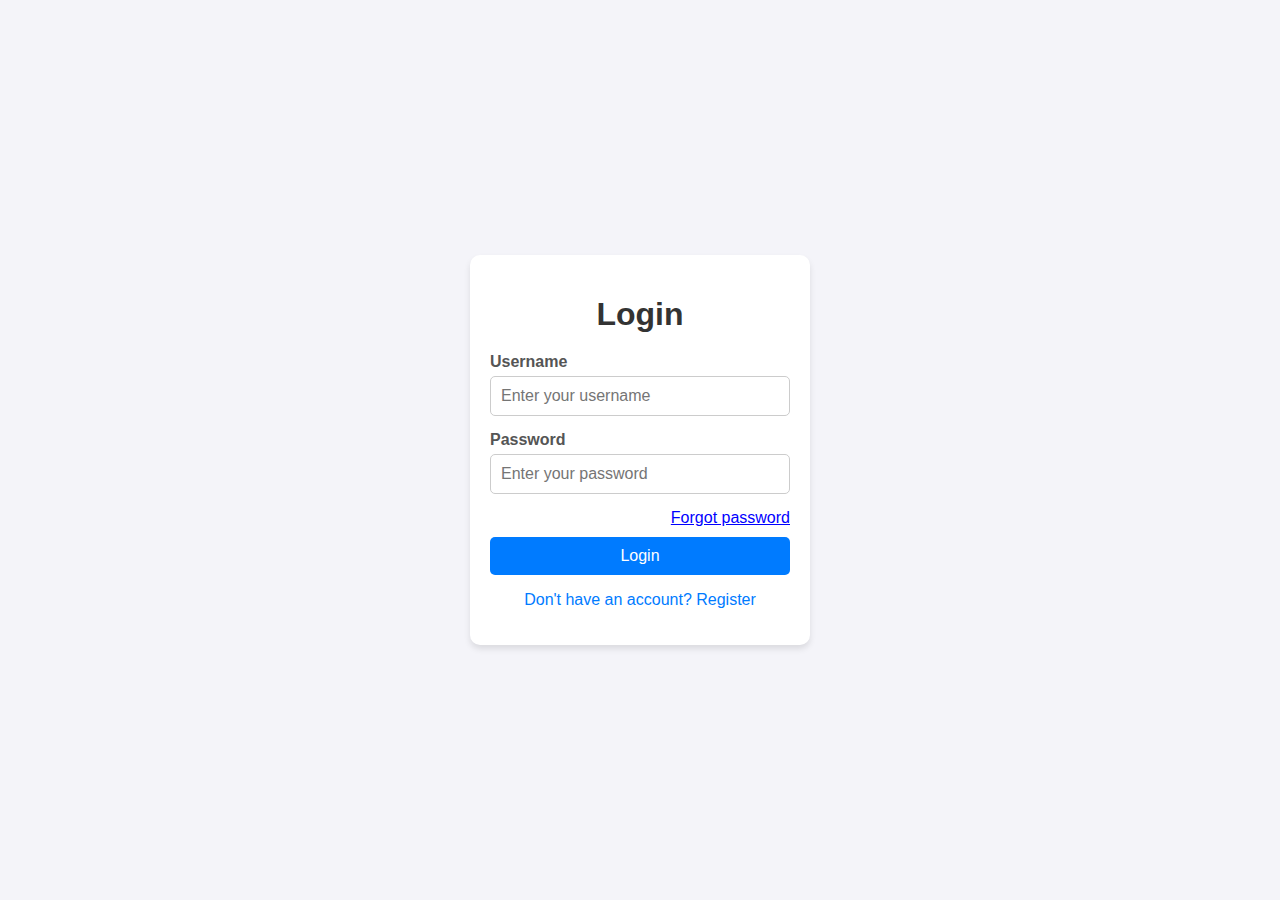
<file: index.html>
<!DOCTYPE html>
<html lang="en">
<head>
    <meta charset="UTF-8">
    <meta name="viewport" content="width=device-width, initial-scale=1.0">
    <title>Login</title>
    <link rel="stylesheet" href="styles.css">
</head>
<body>
    <div class="login-container">

        <h1>Login</h1>
        <form method="post" action="login.php">
            <label for="username">Username</label>
            <input type="text" id="username" name="username" placeholder="Enter your username" required>

            <label for="password">Password</label>
            <input type="password" id="password" name="password" placeholder="Enter your password" required>

            <a href="forgot_password.html">Forgot password</a>

            <button type="submit" name="login">Login</button>
        </form>
        <div class="register-link">
            <p>Don't have an account? <a href="register.html">Register</a></p>
        </div>
    </div>
</body>
</html>
</file>
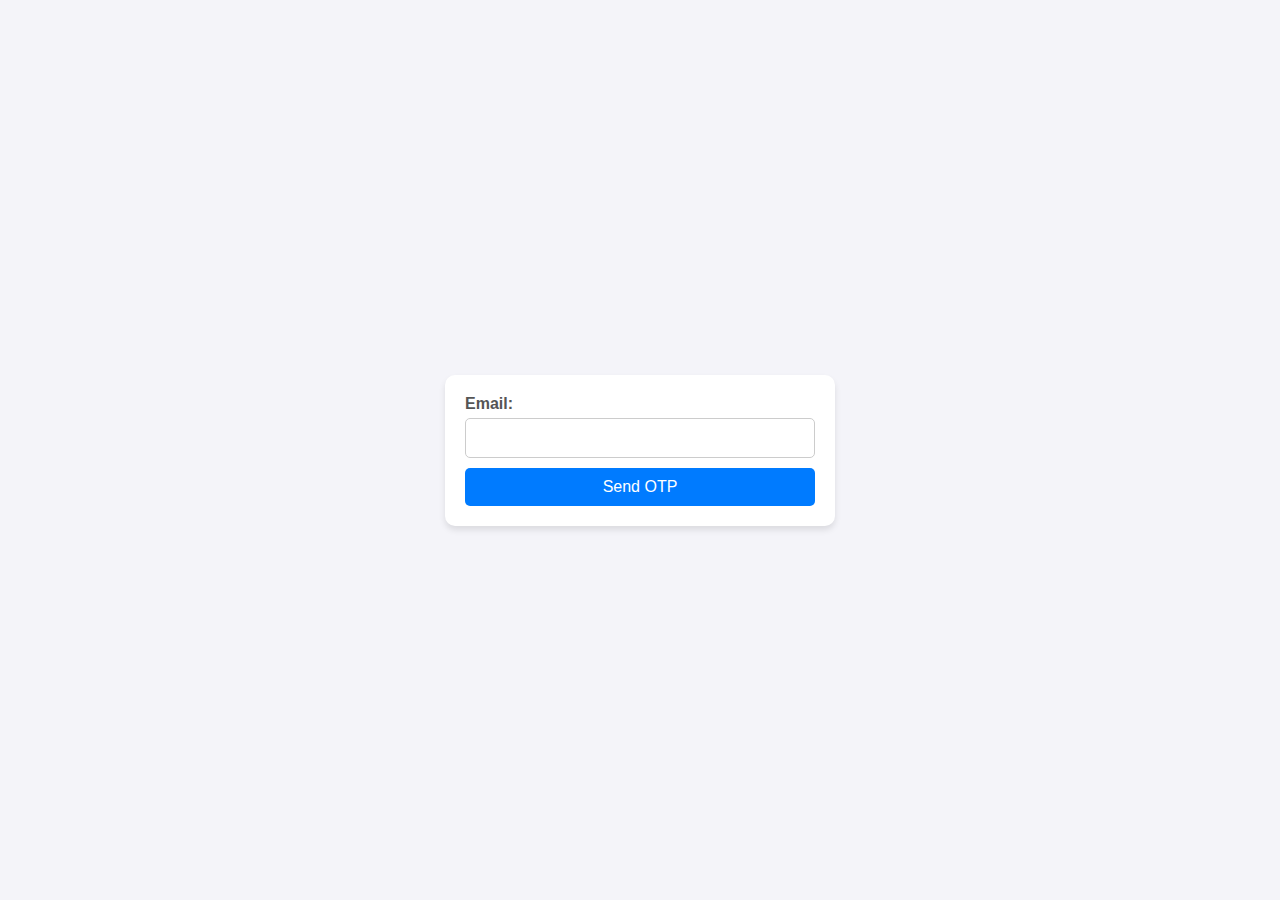
<file: forgot_password.html>
<!DOCTYPE html>
<html>
<head>
    <title>Forgot Password</title>
    <link rel="stylesheet" href="styles.css">
</head>
<body>
    <div class="forgot-container" >
        <form method="POST" action="forgot.php">
            <label>Email:</label>
            <input type="email" name="email" required>
            <button type="submit">Send OTP</button>
        </form>
    </div>
</body>
</html>
</file>
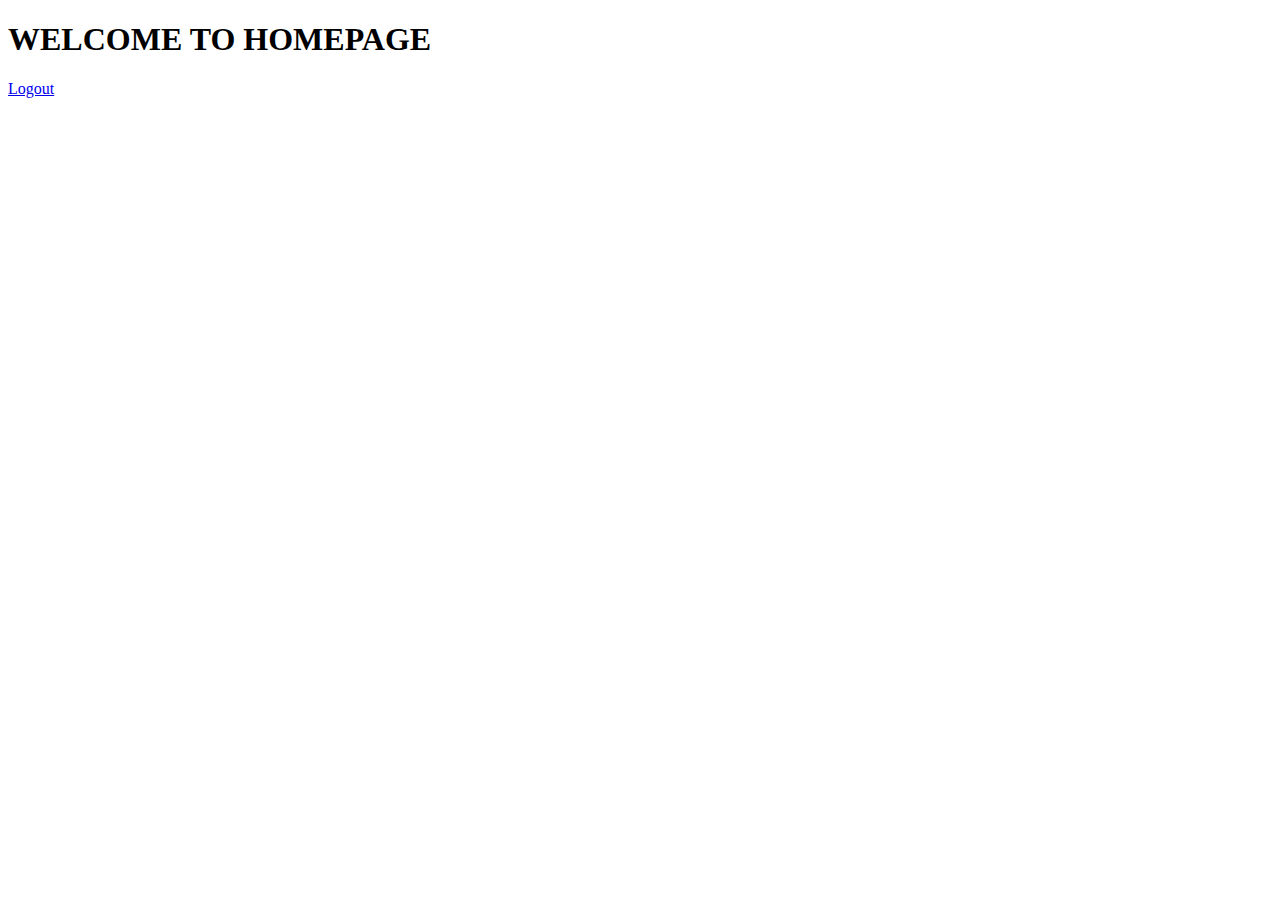
<file: homepage.html>
<!DOCTYPE html>
<html lang="en">
<head>
    <meta charset="UTF-8">
    <meta name="viewport" content="width=device-width, initial-scale=1.0">
    <title>Homepage</title>
</head>
<body>


<form method="POST" action="homepage.php">

    <h1>WELCOME TO HOMEPAGE</h1>

<a href="logout.php">Logout</a>

</body>
</html>
</file>
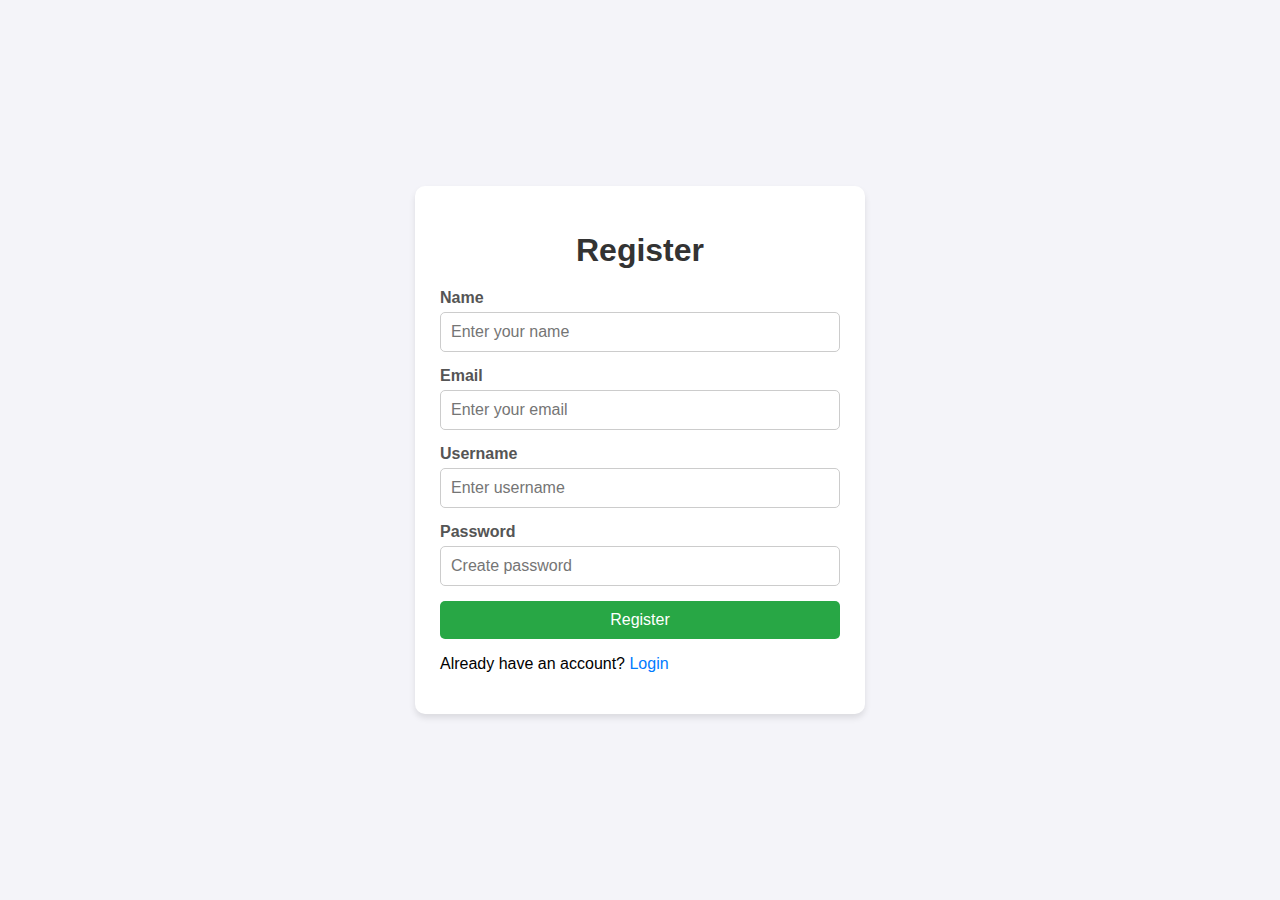
<file: register.html>
<!DOCTYPE html>
<html lang="en">
<head>
    <meta charset="UTF-8">
    <title>Register</title>
    <link rel="stylesheet" href="styles.css">
    
</head>
<body>
<div class="register-container" >
    <h1>Register</h1>
    <form method="POST" action="register.php">

        <label for="name">Name</label>
        <input type="text" id="name" name="name" placeholder="Enter your name" required>

        <label for="email">Email</label>
        <input type="email"id="email"name="email"placeholder="Enter your email" required>

        <label for="username">Username</label>
        <input type="text"id="username"name="username"placeholder="Enter username" required>

        <label for="password"> Password</label>
        <input type="password"id="password"name="password"placeholder="Create password"required>


        <button type="submit" name="register">Register</button>
        

    </form>
    <div class="login-link">
        <p>Already have an account? <a href="index.html">Login</a> </p>
    </div>
</div>

</body>
</html>
</file>
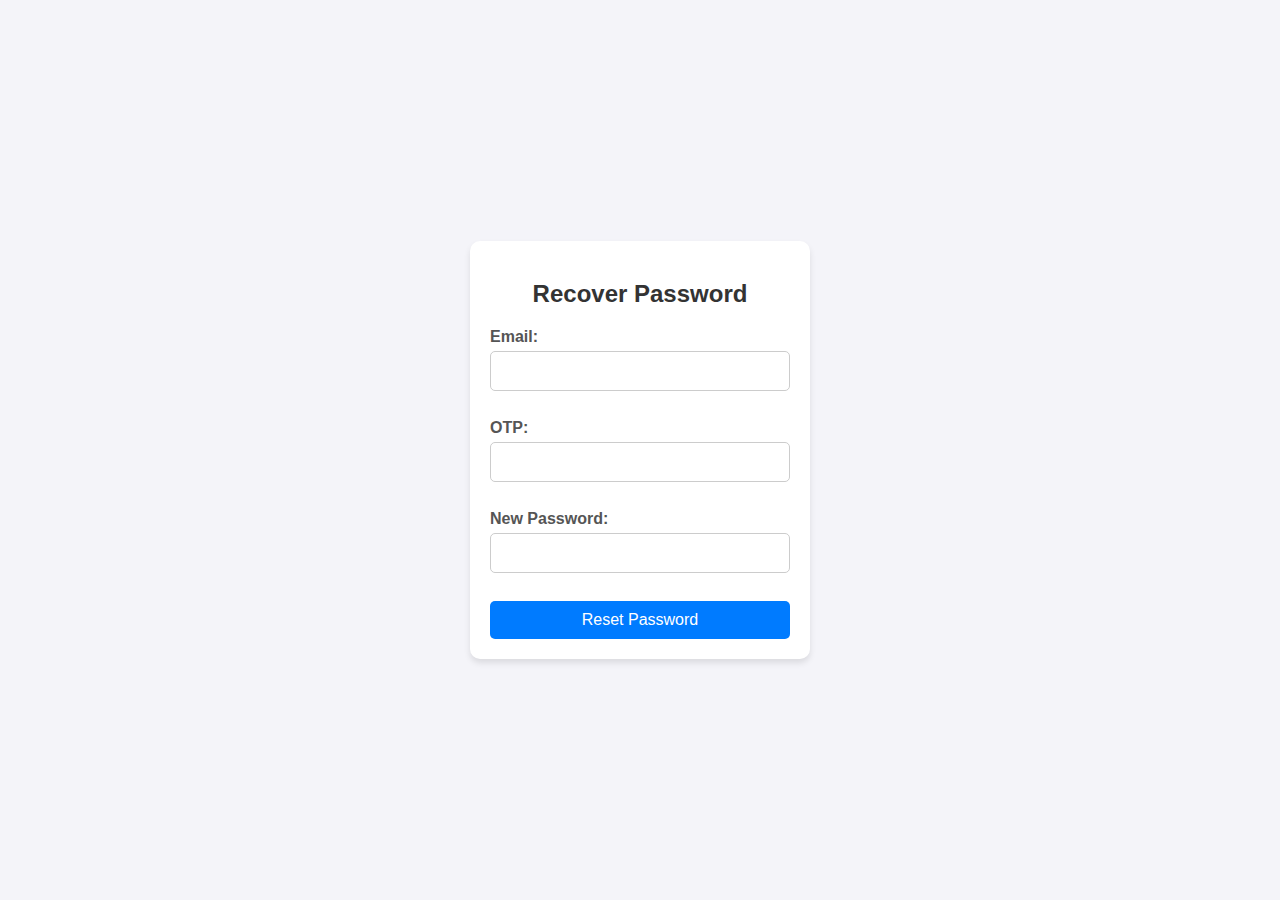
<file: reset.html>
<!DOCTYPE html>
<html>
<head>
    <title>Reset Password</title>
    <link rel="stylesheet" href="styles.css">
</head>
<body>
    <div class="reset-container" >
        <h2>Recover Password</h2>
        <form method="POST" action="reset.php">
            <label>Email:</label>
            <input type="email" name="email" required><br>
            <label>OTP:</label>
            <input type="text" name="otp" required><br>
            <label>New Password:</label>
            <input type="password" name="new_password" required><br>
            <button type="submit">Reset Password</button>
        </form>
    </div>
</body>
</html>
</file>
<file: styles.css>
body {
    font-family: Arial, sans-serif;
    margin: 0;
    padding: 0;
    display: flex;
    justify-content: center;
    align-items: center;
    height: 100vh;
    background-color: #f4f4f9;
}

.login-container {
    width: 300px;
    max-width: 400px;
    background-color: white;
    padding: 20px;
    border-radius: 10px;
    box-shadow: 0 4px 6px rgba(0, 0, 0, 0.1);
}
.reset-container {
    width: 300px;
    max-width: 400px;
    background-color: white;
    padding: 20px;
    border-radius: 10px;
    box-shadow: 0 4px 6px rgba(0, 0, 0, 0.1);
}
.forgot-container {
    width: 350px;
    max-width: 400px;
    background-color: white;
    padding: 20px;
    border-radius: 10px;
    box-shadow: 0 4px 6px rgba(0, 0, 0, 0.1);
}
.login-container h1 {
    text-align: center;
    color: #333;
    margin-bottom: 20px;
}
.reset-container h2 {
    text-align: center;
    color: #333;
    margin-bottom: 20px;
}


.login-container form {
    display: flex;
    flex-direction: column;
}
.reset-container form {
    display: flex;
    flex-direction: column;
}
.forgot-container form {
    display: flex;
    flex-direction: column;
}

.login-container label {
    margin-bottom: 5px;
    color: #555;
    font-weight: bold;
}
.forgot-container label {
    margin-bottom: 5px;
    color: #555;
    font-weight: bold;
}
.reset-container label {
    margin-bottom: 5px;
    color: #555;
    font-weight: bold;
}

.login-container input[type="text"],
.login-container input[type="password"] {
    margin-bottom: 15px;
    padding: 10px;
    font-size: 16px;
    border: 1px solid #ccc;
    border-radius: 5px;
}
.reset-container input[type="text"],
.reset-container input[type="email"],
.reset-container input[type="password"] {
    margin-bottom: 10px;
    padding: 10px;
    font-size: 16px;
    border: 1px solid #ccc;
    border-radius: 5px;
}

.login-container button {
    padding: 10px;
    font-size: 16px;
    color: white;
    background-color: #007bff;
    border: none;
    border-radius: 5px;
    cursor: pointer;
}
.forgot-container input[type="email"]{
    margin-bottom: 10px;
    padding: 10px;
    font-size: 16px;
    border: 1px solid #ccc;
    border-radius: 5px;
}

.forgot-container button {
    padding: 10px;
    font-size: 16px;
    color: white;
    background-color: #007bff;
    border: none;
    border-radius: 5px;
    cursor: pointer;
}
.reset-container button {
    padding: 10px;
    font-size: 16px;
    color: white;
    background-color: #007bff;
    border: none;
    border-radius: 5px;
    cursor: pointer;
}

.login-container button:hover {
    background-color: #0056b3;
}
.reset-container button:hover {
    background-color: #0056b3;
}


.login-container .register-link {
    text-align: center;
    margin-top: 15px;
    color: #007bff;
}

.login-container .register-link a {
    text-decoration: none;
    color: #007bff;
}

.login-container .register-link a:hover {
    text-decoration: underline;
}
.login-container a{
    margin-bottom: 10px;
    color:blue;
    text-align:right;
}
.register-container{
    width: 400px;
    max-width: 600px;
    background-color: white;
    padding: 25px;
    border-radius: 10px;
    box-shadow: 0 4px 6px rgba(0, 0, 0, 0.1);
}
.register-container h1 {
    text-align: center;
    color: #333;
    margin-bottom: 20px;
}
.register-container form {
    display: flex;
    flex-direction: column;
}
 .register-container label {
    margin-bottom: 5px;
    color: #555;
    font-weight: bold;
}

.register-container input[type="text"],
.register-container input[type="email"],
.register-container input[type="password"],
.register-container input[type="date"]{
    margin-bottom: 15px;
    padding: 10px;
    font-size: 16px;
    border: 1px solid #ccc;
    border-radius: 5px;
}
 .register-container button[type="submit"] {
    padding: 10px;
    font-size: 16px;
    color: white;
    background-color: #28a745;
    border: none;
    border-radius: 5px;
    cursor: pointer;
}
.register-container input[type="submit"]:hover {
    background-color: #218838;
}
 .register-container .login-link a {
    text-decoration: none;
    color: #007bff;
}

.register-container .login-link a:hover {
    text-decoration: underline;
}
</file>
